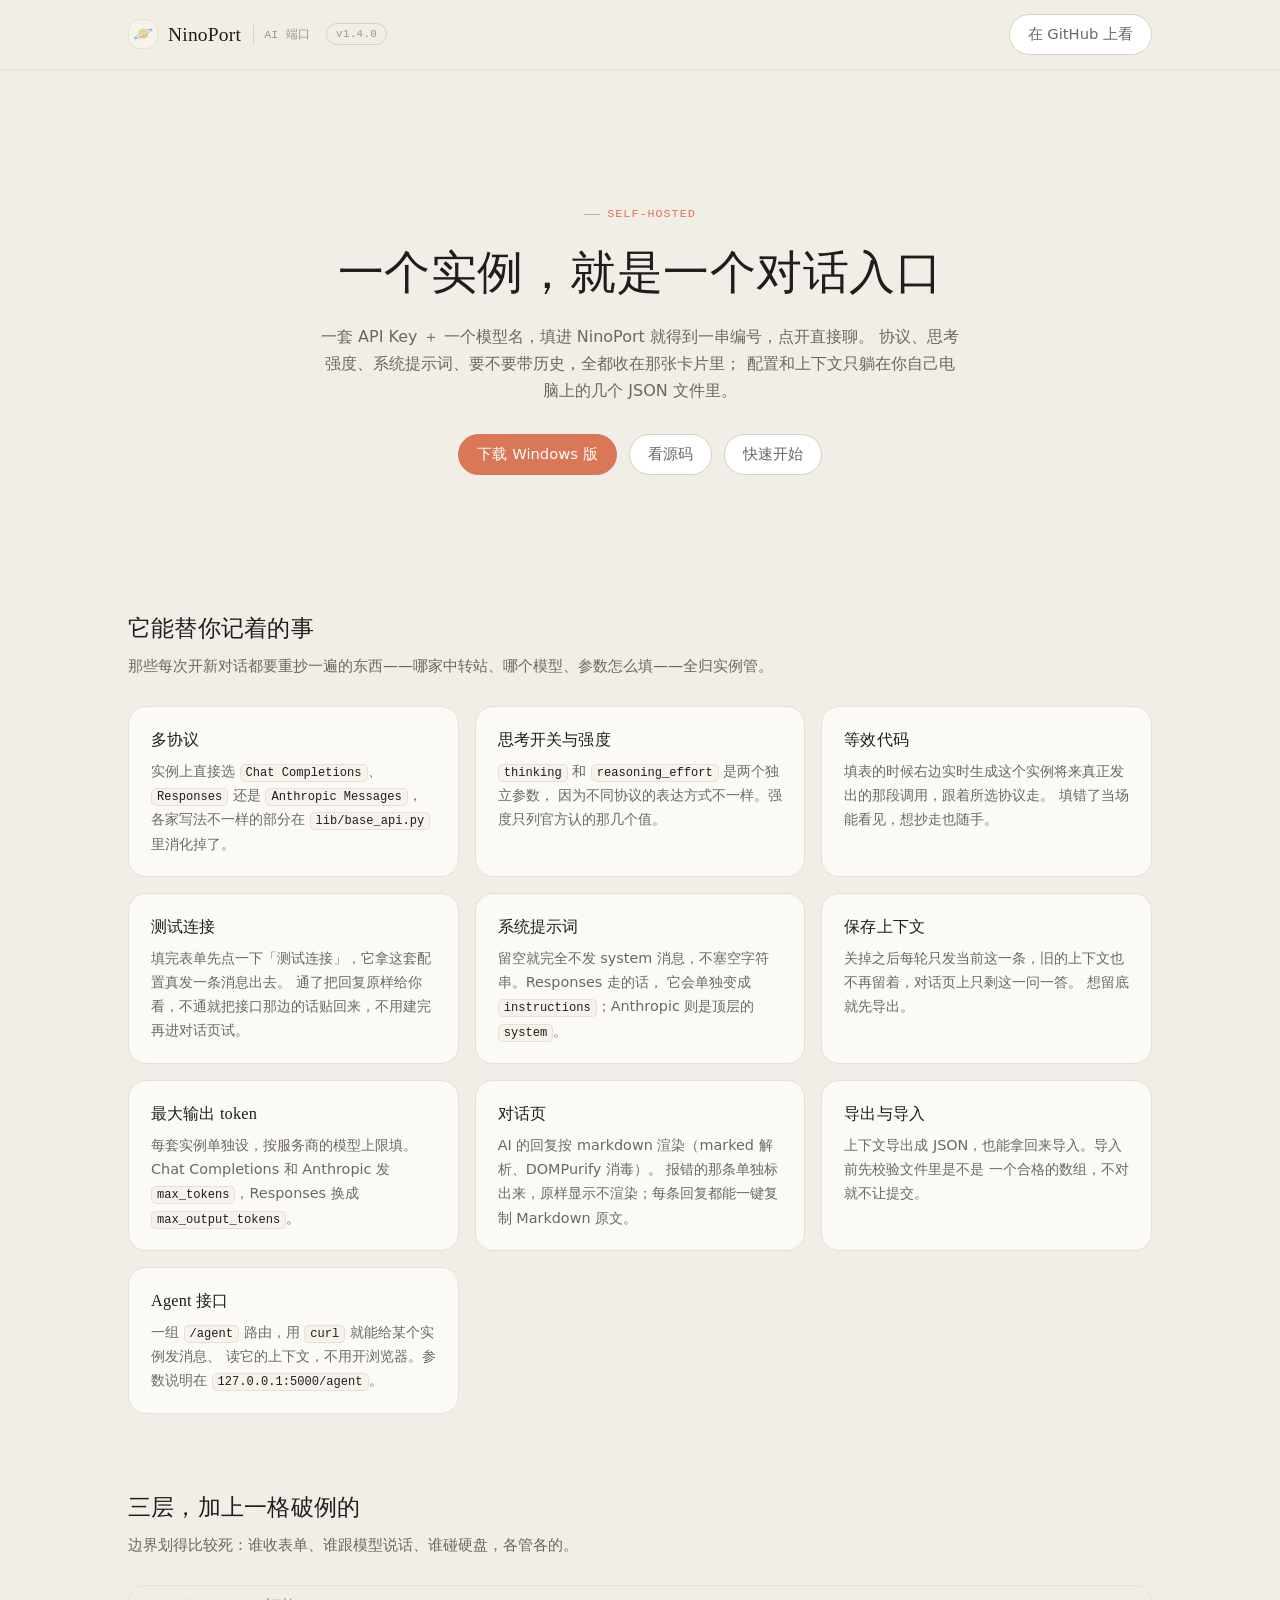
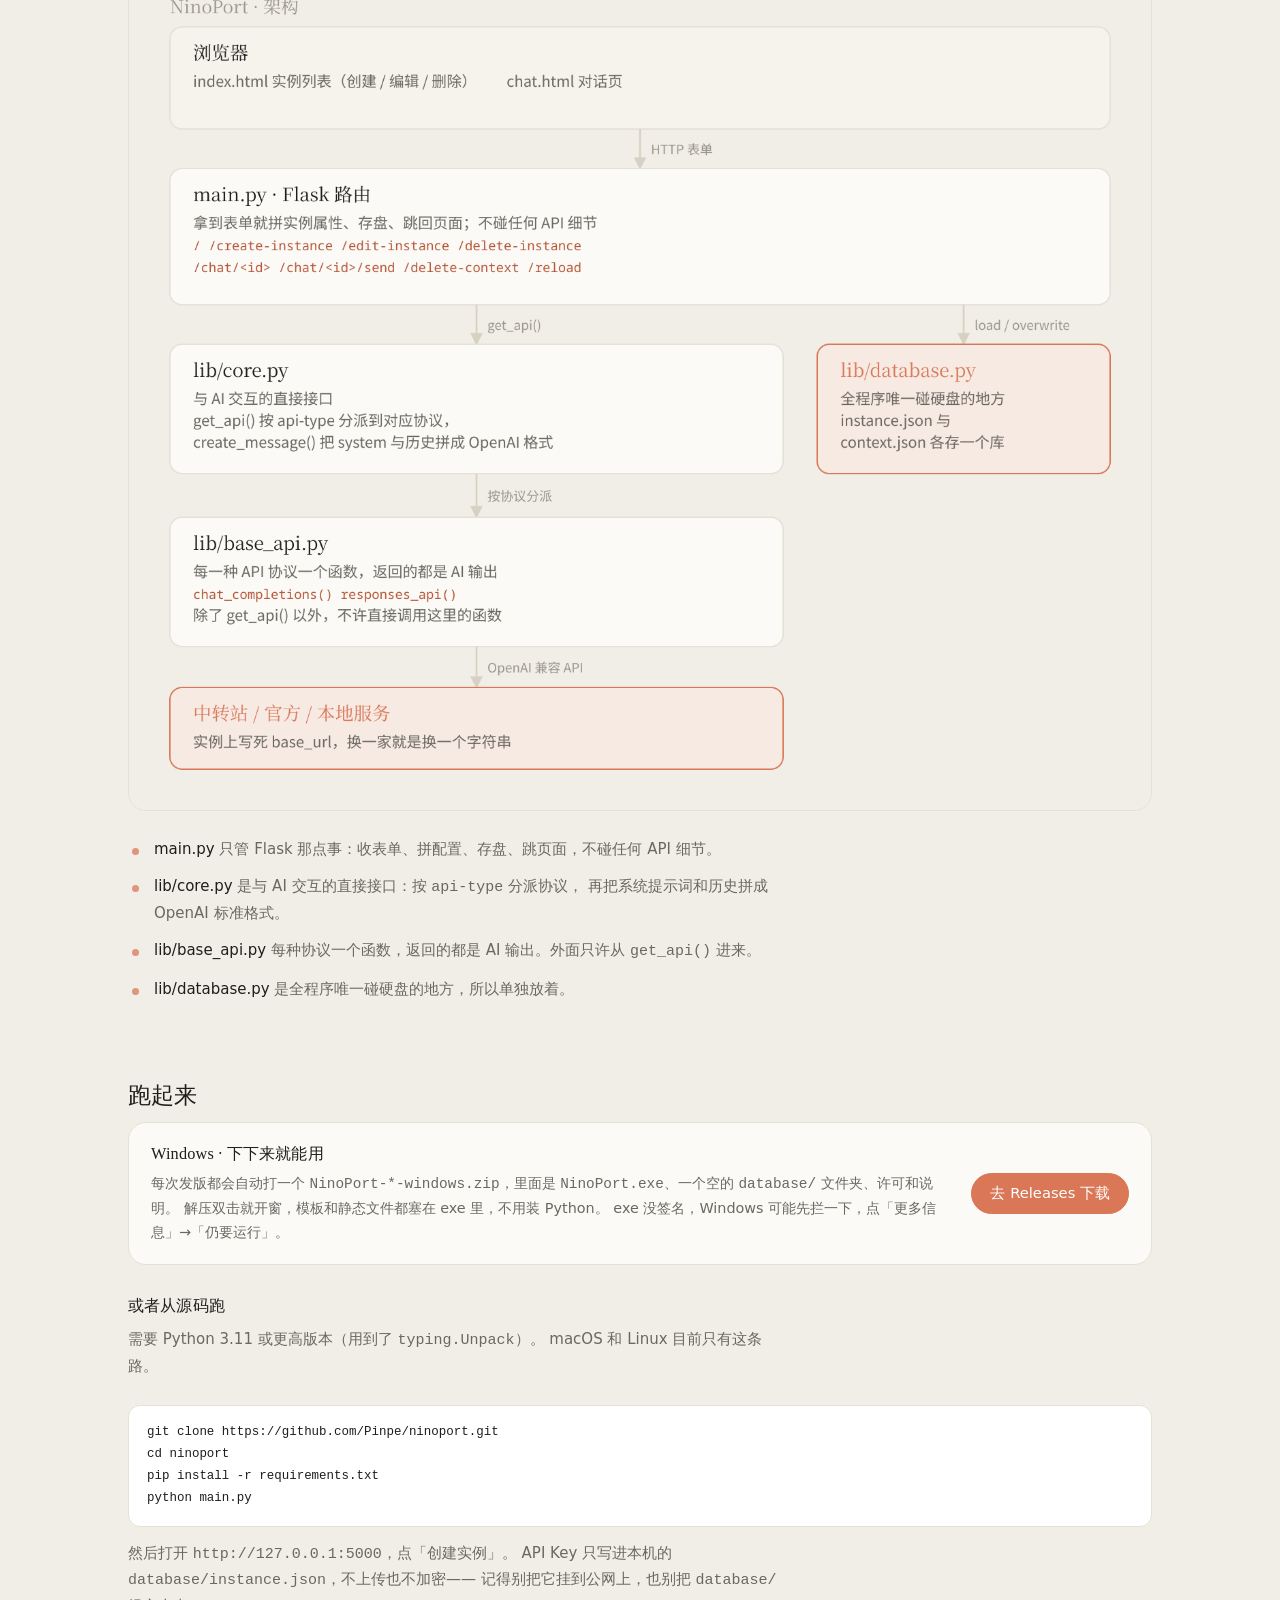
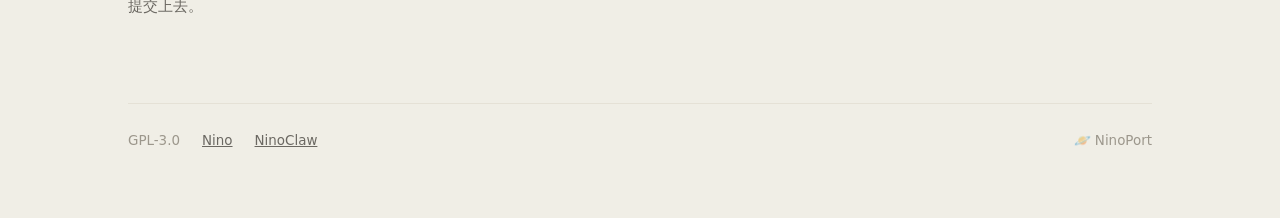
<file: index.html>
<!DOCTYPE html>
<html lang="zh-CN">
<head>
    <meta charset="UTF-8">
    <meta name="viewport" content="width=device-width, initial-scale=1">
    <title>NinoPort 🪐 · AI 端口</title>
    <meta name="description"
          content="NinoPort 是一个跑在自己电脑上的小面板，一个实例就是一套 API Key 加一个模型，点开就能聊。">

    <!-- 图标＝🪐，由 Noto Color Emoji 渲成 PNG 放在 static/ 里 -->
    <link rel="icon" type="image/png" sizes="32x32" href="static/favicon-32.png">
    <link rel="icon" type="image/png" sizes="64x64" href="static/favicon-64.png">
    <link rel="apple-touch-icon" href="static/apple-touch-icon.png">

    <!-- 跟程序前端共用同一张样式表：配色、字体、按钮、代码块全从它来，
         下面那段 <style> 只补官网自己的几块（首屏、功能卡、分成小节） -->
    <link rel="stylesheet" href="static/style.css">

    <style>
        /* ── 官网专用 ──────────────────────────────────────────────────────── */
        a.btn { text-decoration: none; }

        .site-hero {
            text-align: center;
            padding: 76px 0 60px;
        }

        .site-hero .page-eyebrow { margin-bottom: 18px; }

        .site-hero h1 {
            font-size: clamp(1.85rem, 4.2vw, 2.9rem);
            margin: 0 auto 18px;
            max-width: 17em;
        }

        .site-hero .hero-desc {
            margin: 0 auto;
            max-width: 40em;
            color: var(--text-2);
            font-size: 1rem;
        }

        .hero-actions {
            display: flex;
            flex-wrap: wrap;
            gap: 12px;
            justify-content: center;
            margin-top: 30px;
        }

        /* 一节一节往下走 */
        .sec { margin-top: 78px; }

        .sec > h2 {
            font-size: 1.45rem;
            margin-bottom: 10px;
        }

        .sec-lead {
            margin: 0 0 26px;
            max-width: 44em;
            color: var(--text-2);
        }

        /* 功能卡：跟实例卡一个血统——浅底、细描边、几乎不用阴影 */
        .feat-grid {
            display: grid;
            grid-template-columns: repeat(auto-fill, minmax(252px, 1fr));
            gap: 16px;
        }

        .feat-card {
            background: var(--surface);
            border: 1px solid var(--line);
            border-radius: var(--r-lg);
            padding: 22px 22px 20px;
        }

        .feat-card h3 {
            font-size: 1.02rem;
            margin-bottom: 8px;
        }

        .feat-card p {
            margin: 0;
            color: var(--text-2);
            font-size: .9rem;
            line-height: 1.68;
        }

        .feat-card code {
            font-family: var(--font-mono);
            font-size: .84em;
            background: var(--surface-2);
            border: 1px solid var(--line);
            border-radius: 5px;
            padding: 1px 5px;
            color: var(--text);
        }

        .shot {
            display: block;
            width: 100%;
            height: auto;
            border: 1px solid var(--line);
            border-radius: var(--r-lg);
            background: var(--surface-2);
        }

        .layers {
            list-style: none;
            margin: 0;
            padding: 0;
            max-width: 46em;
        }

        .layers li {
            position: relative;
            padding: 0 0 0 26px;
            margin-bottom: 12px;
            color: var(--text-2);
        }

        .layers li::before {
            content: "";
            position: absolute;
            left: 4px;
            top: .72em;
            width: 7px;
            height: 7px;
            border-radius: 50%;
            background: var(--clay);
            opacity: .75;
        }

        .layers b {
            color: var(--text);
            font-weight: 500;
        }

        /* 命令块：借程序的 .code-panel，只把留白调松一点 */
        .cmd { margin-bottom: 14px; }

        /* 下载条：左边写清包里有什么，右边一个按钮 */
        .get-box {
            display: flex;
            flex-wrap: wrap;
            gap: 16px 24px;
            align-items: center;
            background: var(--surface);
            border: 1px solid var(--line);
            border-radius: var(--r-lg);
            padding: 20px 22px;
            margin-bottom: 30px;
        }

        .get-box-text { flex: 1; min-width: 15em; }
        .get-box-text h3 { font-size: 1.02rem; margin-bottom: 6px; }
        .get-box-text p { margin: 0; color: var(--text-2); font-size: .9rem; line-height: 1.68; }

        .sub-h {
            font-size: 1.02rem;
            margin: 0 0 10px;
        }

        .site-foot {
            margin-top: 84px;
            padding-top: 26px;
            border-top: 1px solid var(--line);
            display: flex;
            flex-wrap: wrap;
            gap: 10px 22px;
            align-items: center;
            color: var(--text-3);
            font-size: .84rem;
        }

        .site-foot a { color: var(--text-2); }
        .site-foot .spacer { flex: 1; }

        @media (max-width: 640px) {
            .site-hero { padding: 48px 0 40px; }
            .sec { margin-top: 56px; }
        }
    </style>
</head>
<body>

<header class="topbar">
    <div class="topbar-inner">
        <a class="brand" href="./">
            <span class="brand-logo" aria-hidden="true">🪐</span>
            <span class="brand-name">NinoPort</span>
            <span class="brand-tail">AI 端口</span>
        </a>
        <span class="brand-version">v1.4.0</span>
        <div class="topbar-spacer"></div>
        <a class="btn btn-ghost" href="https://github.com/Pinpe/ninoport">
            在 GitHub 上看
        </a>
    </div>
</header>

<main class="page">

    <!-- ── 首屏 ──────────────────────────────────────────────────────────── -->
    <section class="site-hero">
        <span class="page-eyebrow">Self-hosted</span>
        <h1>一个实例，就是一个对话入口</h1>
        <p class="hero-desc">
            一套 API Key ＋ 一个模型名，填进 NinoPort 就得到一串编号，点开直接聊。
            协议、思考强度、系统提示词、要不要带历史，全都收在那张卡片里；
            配置和上下文只躺在你自己电脑上的几个 JSON 文件里。
        </p>
        <div class="hero-actions">
            <a class="btn btn-primary" href="https://github.com/Pinpe/ninoport/releases/latest">
                下载 Windows 版
            </a>
            <a class="btn btn-ghost" href="https://github.com/Pinpe/ninoport">看源码</a>
            <a class="btn btn-ghost" href="#start">快速开始</a>
        </div>
    </section>

    <!-- ── 功能 ──────────────────────────────────────────────────────────── -->
    <section class="sec">
        <h2>它能替你记着的事</h2>
        <p class="sec-lead">
            那些每次开新对话都要重抄一遍的东西——哪家中转站、哪个模型、参数怎么填——全归实例管。
        </p>

        <div class="feat-grid">
            <div class="feat-card">
                <h3>多协议</h3>
                <p>实例上直接选 <code>Chat Completions</code>、<code>Responses</code>
                   还是 <code>Anthropic Messages</code>，各家写法不一样的部分在
                   <code>lib/base_api.py</code> 里消化掉了。</p>
            </div>
            <div class="feat-card">
                <h3>思考开关与强度</h3>
                <p><code>thinking</code> 和 <code>reasoning_effort</code> 是两个独立参数，
                   因为不同协议的表达方式不一样。强度只列官方认的那几个值。</p>
            </div>
            <div class="feat-card">
                <h3>等效代码</h3>
                <p>填表的时候右边实时生成这个实例将来真正发出的那段调用，跟着所选协议走。
                   填错了当场能看见，想抄走也随手。</p>
            </div>
            <div class="feat-card">
                <h3>测试连接</h3>
                <p>填完表单先点一下「测试连接」，它拿这套配置真发一条消息出去。
                   通了把回复原样给你看，不通就把接口那边的话贴回来，不用建完再进对话页试。</p>
            </div>
            <div class="feat-card">
                <h3>系统提示词</h3>
                <p>留空就完全不发 system 消息，不塞空字符串。Responses 走的话，
                   它会单独变成 <code>instructions</code>；Anthropic 则是顶层的
                   <code>system</code>。</p>
            </div>
            <div class="feat-card">
                <h3>保存上下文</h3>
                <p>关掉之后每轮只发当前这一条，旧的上下文也不再留着，对话页上只剩这一问一答。
                   想留底就先导出。</p>
            </div>
            <div class="feat-card">
                <h3>最大输出 token</h3>
                <p>每套实例单独设，按服务商的模型上限填。Chat Completions 和
                   Anthropic 发 <code>max_tokens</code>，Responses 换成
                   <code>max_output_tokens</code>。</p>
            </div>
            <div class="feat-card">
                <h3>对话页</h3>
                <p>AI 的回复按 markdown 渲染（marked 解析、DOMPurify 消毒）。
                   报错的那条单独标出来，原样显示不渲染；每条回复都能一键复制
                   Markdown 原文。</p>
            </div>
            <div class="feat-card">
                <h3>导出与导入</h3>
                <p>上下文导出成 JSON，也能拿回来导入。导入前先校验文件里是不是
                   一个合格的数组，不对就不让提交。</p>
            </div>
            <div class="feat-card">
                <h3>Agent 接口</h3>
                <p>一组 <code>/agent</code> 路由，用 <code>curl</code> 就能给某个实例发消息、
                   读它的上下文，不用开浏览器。参数说明在
                   <code>127.0.0.1:5000/agent</code>。</p>
            </div>
        </div>
    </section>

    <!-- ── 架构 ──────────────────────────────────────────────────────────── -->
    <section class="sec">
        <h2>三层，加上一格破例的</h2>
        <p class="sec-lead">
            边界划得比较死：谁收表单、谁跟模型说话、谁碰硬盘，各管各的。
        </p>

        <img class="shot" src="readme-src/architecture.png"
             alt="NinoPort 架构图：浏览器 → main.py 路由 → lib/core.py → lib/base_api.py → 外部 API；lib/database.py 单独管磁盘">

        <ul class="layers" style="margin-top:26px">
            <li><b>main.py</b> 只管 Flask 那点事：收表单、拼配置、存盘、跳页面，不碰任何 API 细节。</li>
            <li><b>lib/core.py</b> 是与 AI 交互的直接接口：按 <code>api-type</code> 分派协议，
                再把系统提示词和历史拼成 OpenAI 标准格式。</li>
            <li><b>lib/base_api.py</b> 每种协议一个函数，返回的都是 AI 输出。外面只许从
                <code>get_api()</code> 进来。</li>
            <li><b>lib/database.py</b> 是全程序唯一碰硬盘的地方，所以单独放着。</li>
        </ul>
    </section>

    <!-- ── 快速开始 ──────────────────────────────────────────────────────── -->
    <section class="sec" id="start">
        <h2>跑起来</h2>

        <div class="get-box">
            <div class="get-box-text">
                <h3>Windows · 下下来就能用</h3>
                <p>每次发版都会自动打一个 <code>NinoPort-*-windows.zip</code>，里面是
                   <code>NinoPort.exe</code>、一个空的 <code>database/</code> 文件夹、许可和说明。
                   解压双击就开窗，模板和静态文件都塞在 exe 里，不用装 Python。
                   exe 没签名，Windows 可能先拦一下，点「更多信息」→「仍要运行」。</p>
            </div>
            <a class="btn btn-primary" href="https://github.com/Pinpe/ninoport/releases/latest">
                去 Releases 下载
            </a>
        </div>

        <h3 class="sub-h">或者从源码跑</h3>
        <p class="sec-lead">
            需要 Python 3.11 或更高版本（用到了 <code>typing.Unpack</code>）。
            macOS 和 Linux 目前只有这条路。
        </p>

        <pre class="code-panel cmd">git clone https://github.com/Pinpe/ninoport.git
cd ninoport
pip install -r requirements.txt
python main.py</pre>

        <p class="sec-lead">
            然后打开 <code>http://127.0.0.1:5000</code>，点「创建实例」。
            API Key 只写进本机的 <code>database/instance.json</code>，不上传也不加密——
            记得别把它挂到公网上，也别把 <code>database/</code> 提交上去。
        </p>
    </section>

    <footer class="site-foot">
        <span>GPL-3.0</span>
        <a href="https://github.com/Pinpe/nino-ai-chat">Nino</a>
        <a href="https://github.com/Pinpe/ninoclaw">NinoClaw</a>
        <span class="spacer"></span>
        <span>🪐 NinoPort</span>
    </footer>

</main>

</body>
</html>
</file>
<file: static/style.css>
/* ============================================================================
   NinoPort · 前端样式表
   浅色人文风 —— 参考 Anthropic 的设计语言：米白纸感底色、衬线标题、
   克制的陶土色点缀、细描边、几乎不用阴影。
   列表页（index.html）与聊天页（chat.html）共用这一张表。
   ========================================================================== */

/* ── 设计变量 ─────────────────────────────────────────────────────────────── */
:root {
    /* 纸与墨 */
    --bg:          #F0EEE6;   /* 页面底色，暖米白 */
    --bg-rgb:      240, 238, 230;  /* 同一张纸的 RGB，给顶栏那种半透明毛玻璃用 */
    --surface:     #FBFAF7;   /* 卡片 / 弹窗面板 */
    --surface-2:   #F5F3EC;   /* 次级面板、代码块底 */
    --surface-3:   #FFFFFF;   /* 气泡、输入框 */

    --text:        #1F1E1D;
    --text-2:      #6B6862;
    --text-3:      #9C978C;

    --line:        #E5E1D6;
    --line-2:      #D6D1C2;

    /* 陶土色（accent） */
    --clay:        #D97757;
    --clay-deep:   #B65636;
    --clay-soft:   #F7EAE3;
    --clay-line:   #EFD6CA;

    --danger:      #B4432F;
    --danger-soft: #FBECE7;
    --danger-line: #F0D2C8;

    /* 代码染色 */
    --code-kw:     #B0552E;
    --code-str:    #587A55;
    --code-key:    #3E6E8E;
    --code-num:    #8A6A3B;
    --code-com:    #A29D92;

    /* 落在陶土色／危险色实心底上的字，深色模式下会翻过来 */
    --on-accent:   #FFFFFF;
    --danger-deep: #9C3826;
    --ok:          #4E7040;

    /* 表单控件和滚动条跟着主题走（Chrome 认这个） */
    color-scheme: light;

    /* 形状 */
    --r-sm: 8px;
    --r-md: 12px;
    --r-lg: 18px;
    --r-xl: 24px;
    --r-pill: 999px;

    --shadow-sm: 0 1px 2px rgba(31, 30, 29, .05);
    --shadow-md: 0 6px 24px rgba(31, 30, 29, .09);
    --shadow-lg: 0 24px 70px rgba(31, 30, 29, .18);

    --ease: cubic-bezier(.4, 0, .2, 1);
    --dur: .18s;

    /* 字体：全部本地字体簇，不走 CDN */
    /* 标题＝宋体：思源宋体（Noto Serif CJK SC）本机已装，浏览器标准 serif
       栈在这台机器上也是指到它；后面几个是别的机器上的同族宋体备胎 */
    --font-serif: 'Noto Serif CJK SC', 'Source Han Serif SC', 'Songti SC',
                  'SimSun', 'Times New Roman', serif;
    --font-sans:  'Noto Sans CJK SC', 'Noto Sans SC', -apple-system,
                  BlinkMacSystemFont, 'Segoe UI', 'PingFang SC',
                  'Microsoft YaHei', system-ui, sans-serif;
    --font-mono:  'JetBrainsMonoNL Nerd Font', 'JetBrains Mono', 'Noto Sans Mono',
                  ui-monospace, 'SF Mono', Menlo, Consolas, monospace;
}

/* ── 深色 ───────────────────────────────────────────────────────────────────
   不是把颜色反过来，是把纸换成夜里那张：底色偏暖褐而不是纯黑，不然
   米白的字会发飘；陶土色提亮一档，在暗底上还看得出来；压在陶土色上的
   字（按钮、你自己的气泡）改成深色，浅底浅字是看不清的。

   ⚠️ 只覆盖变量，别在这儿重写具体组件 —— 组件全都吃 var()，
   覆盖变量才是唯一一份真相。 */
[data-theme="dark"] {
    color-scheme: dark;

    --bg:          #1B1917;
    --bg-rgb:      27, 25, 23;
    --surface:     #242220;
    --surface-2:   #2B2926;
    --surface-3:   #33302C;

    --text:        #EAE6DC;
    --text-2:      #A9A398;
    --text-3:      #7A746A;

    --line:        #383530;
    --line-2:      #4A453E;

    --clay:        #E08A69;
    --clay-deep:   #EE9E81;
    --clay-soft:   #372A24;
    --clay-line:   #52382E;

    --danger:      #E5846C;
    --danger-deep: #F09C86;
    --danger-soft: #3A2520;
    --danger-line: #55332B;

    --ok:          #8FBE7C;

    --code-kw:     #E0926E;
    --code-str:    #9CBE8F;
    --code-key:    #8FB4DA;
    --code-num:    #DDB778;
    --code-com:    #7B756B;

    /* 陶土色底上的字：暗底配深字才读得清 */
    --on-accent:   #201D1A;

    --shadow-sm: 0 1px 2px rgba(0, 0, 0, .38);
    --shadow-md: 0 6px 24px rgba(0, 0, 0, .48);
    --shadow-lg: 0 24px 70px rgba(0, 0, 0, .62);
}

/* ── 基础 ─────────────────────────────────────────────────────────────────── */
*,
*::before,
*::after { box-sizing: border-box; }

html { -webkit-text-size-adjust: 100%; }

body {
    margin: 0;
    background: var(--bg);
    color: var(--text);
    font-family: var(--font-sans);
    font-size: 15px;
    line-height: 1.7;
    -webkit-font-smoothing: antialiased;
    -moz-osx-font-smoothing: grayscale;
}

h1, h2, h3 {
    margin: 0;
    font-family: var(--font-serif);
    /* 思源宋体 400/500/600/700 全档都在，500＝Medium 是标题最稳的一档；
       再往上加粗，中文和西文一起发胖（实测比过 400/500/600/700） */
    font-weight: 500;
    line-height: 1.35;
    letter-spacing: .01em;
}

p { margin: 0; }

a { color: inherit; }

svg { display: block; }

::selection { background: var(--clay-soft); color: var(--clay-deep); }

:focus-visible {
    outline: 2px solid var(--clay);
    outline-offset: 2px;
    border-radius: 4px;
}

/* 细滚动条 */
* { scrollbar-width: thin; scrollbar-color: var(--line-2) transparent; }
*::-webkit-scrollbar { width: 10px; height: 10px; }
*::-webkit-scrollbar-thumb {
    background: var(--line-2);
    border: 3px solid transparent;
    border-radius: var(--r-pill);
    background-clip: content-box;
}
*::-webkit-scrollbar-thumb:hover { background: var(--text-3); background-clip: content-box; }

/* ── 顶栏 ─────────────────────────────────────────────────────────────────── */
.topbar {
    position: sticky;
    top: 0;
    z-index: 30;
    background: rgba(var(--bg-rgb), .82);
    backdrop-filter: saturate(140%) blur(12px);
    -webkit-backdrop-filter: saturate(140%) blur(12px);
    border-bottom: 1px solid var(--line);
}

.topbar-inner {
    max-width: 1080px;
    margin: 0 auto;
    padding: 14px 28px;
    display: flex;
    align-items: center;
    gap: 16px;
}

.brand {
    display: inline-flex;
    align-items: center;
    gap: 10px;
    text-decoration: none;
    color: var(--text);
}

/* 站点标记：🪐 坐在一个浅色小方格里 */
.brand-logo {
    flex: none;
    display: inline-flex;
    align-items: center;
    justify-content: center;
    width: 30px;
    height: 30px;
    border: 1px solid var(--line);
    border-radius: var(--r-md);
    background: var(--surface-2);
    font-size: 1.02rem;
    line-height: 1;
}

.brand-name {
    font-family: var(--font-serif);
    font-size: 1.22rem;
    font-weight: 500;
    letter-spacing: .01em;
}

.brand-tail {
    font-family: var(--font-mono);
    font-size: .72rem;
    color: var(--text-3);
    letter-spacing: .02em;
    padding-left: 10px;
    margin-left: 2px;
    border-left: 1px solid var(--line-2);
}

.brand-version {
    flex: none;
    font-family: var(--font-mono);
    font-size: .68rem;
    line-height: 1.5;
    letter-spacing: .03em;
    color: var(--text-3);
    padding: 2px 9px;
    border: 1px solid var(--line-2);
    border-radius: var(--r-pill);
}

.topbar-spacer { flex: 1; }

/* ── 按钮 ─────────────────────────────────────────────────────────────────── */
.btn {
    display: inline-flex;
    align-items: center;
    justify-content: center;
    gap: 8px;
    padding: 9px 18px;
    border: 1px solid transparent;
    border-radius: var(--r-pill);
    background: transparent;
    color: var(--text);
    font-family: inherit;
    font-size: .92rem;
    font-weight: 500;
    line-height: 1.4;
    text-decoration: none;
    cursor: pointer;
    white-space: nowrap;
    transition: background var(--dur) var(--ease), border-color var(--dur) var(--ease),
                color var(--dur) var(--ease), transform var(--dur) var(--ease);
}

.btn:active { transform: translateY(1px); }

.btn-primary {
    background: var(--clay);
    color: var(--on-accent);
    border-color: var(--clay);
}
.btn-primary:hover { background: var(--clay-deep); border-color: var(--clay-deep); }

.btn-ghost {
    border-color: var(--line-2);
    color: var(--text-2);
    background: var(--surface-3);
}
.btn-ghost:hover { border-color: var(--text-3); color: var(--text); }

.btn-danger {
    background: var(--danger);
    border-color: var(--danger);
    color: var(--on-accent);
}
.btn-danger:hover { background: var(--danger-deep); border-color: var(--danger-deep); }
.btn-danger:focus-visible { outline-color: var(--danger); }

/* 禁用：得让人一眼看出点不动 —— 导入文件格式不对时，「导入」会落在这里 */
.btn:disabled,
.btn:disabled:hover,
.btn:disabled:active {
    opacity: .42;
    cursor: not-allowed;
    transform: none;
}

.btn-primary:disabled,
.btn-primary:disabled:hover {
    background: var(--clay);
    border-color: var(--clay);
}

.btn-danger:disabled,
.btn-danger:disabled:hover {
    background: var(--danger);
    border-color: var(--danger);
}

.btn svg { width: 16px; height: 16px; flex: none; }

.icon-btn {
    display: inline-flex;
    align-items: center;
    justify-content: center;
    width: 34px;
    height: 34px;
    padding: 0;
    border: 1px solid transparent;
    border-radius: var(--r-md);
    background: transparent;
    color: var(--text-3);
    cursor: pointer;
    transition: background var(--dur) var(--ease), color var(--dur) var(--ease),
                border-color var(--dur) var(--ease), transform var(--dur) var(--ease);
}
.icon-btn:active { transform: scale(.92); }
.icon-btn svg { width: 17px; height: 17px; }
.icon-btn:hover { background: var(--surface-2); color: var(--text); }

/* 主题开关：浅色时露月亮（点一下变暗），深色时露太阳。
   两个图标都摆在按钮里，靠主题属性决定显哪个，不用 JS 换图标 */
.js-theme .icon-sun { display: none; }
[data-theme="dark"] .js-theme .icon-sun  { display: block; }
[data-theme="dark"] .js-theme .icon-moon { display: none; }
.icon-btn.danger:hover {
    background: var(--danger-soft);
    color: var(--danger);
    border-color: var(--danger-line);
}

/* ── 页面骨架 ─────────────────────────────────────────────────────────────── */
.page {
    max-width: 1080px;
    margin: 0 auto;
    padding: 52px 28px 72px;
}

.page-head {
    margin-bottom: 30px;
    max-width: 640px;
}

.page-eyebrow {
    display: inline-flex;
    align-items: center;
    gap: 7px;
    font-family: var(--font-mono);
    font-size: .74rem;
    letter-spacing: .08em;
    text-transform: uppercase;
    color: var(--clay);
    margin-bottom: 12px;
}
.page-eyebrow::before {
    content: '';
    width: 16px;
    height: 1px;
    background: currentColor;
    opacity: .6;
}

.page-title {
    font-size: 2rem;
    margin-bottom: 10px;
}

.page-desc {
    color: var(--text-2);
    font-size: .95rem;
}

.page-desc code {
    font-family: var(--font-mono);
    font-size: .86em;
    background: var(--surface-2);
    border: 1px solid var(--line);
    border-radius: 5px;
    padding: 1px 5px;
    color: var(--text);
}

/* ── 实例列表 ─────────────────────────────────────────────────────────────── */
.instance-grid {
    display: grid;
    grid-template-columns: repeat(auto-fill, minmax(272px, 1fr));
    gap: 16px;
}

.instance-card {
    position: relative;
    display: flex;
    flex-direction: column;
    gap: 10px;
    padding: 20px 20px 18px;
    background: var(--surface);
    border: 1px solid var(--line);
    border-radius: var(--r-lg);
    box-shadow: var(--shadow-sm);
    transition: border-color var(--dur) var(--ease), transform var(--dur) var(--ease),
                box-shadow var(--dur) var(--ease), background var(--dur) var(--ease);
}

.instance-card:hover {
    border-color: var(--clay-line);
    background: var(--surface-3);
    transform: translateY(-2px);
    box-shadow: var(--shadow-md);
}

/* 按下时压回去一点 —— 点的是铺满整卡的 .card-link，:active 会沿激活链
   冒到卡片本身；写在 :hover 后面，同权重时这一条胜出 */
.instance-card:active {
    transform: translateY(0) scale(.988);
    border-color: var(--line-2);
    box-shadow: var(--shadow-sm);
}

/* 整卡可点：铺一层透明链接，删除按钮压在上面 */
.card-link {
    position: absolute;
    inset: 0;
    border-radius: inherit;
    z-index: 1;
}

.card-link:focus-visible { outline-offset: 3px; }

.card-head {
    position: relative;
    z-index: 2;
    display: flex;
    align-items: flex-start;
    justify-content: space-between;
    gap: 10px;
    pointer-events: none; /* 默认穿透给 card-link */
}

.card-head .icon-btn { pointer-events: auto; }

/* 卡片右上角那组按钮（编辑 / 管理上下文 / 删除） */
.card-actions {
    display: flex;
    align-items: center;
    gap: 1px;
    flex: none;
}

/* 真身是 file input，只是藏起来给导入按钮按。别用 display:none 以外
   的花招，藏得太狠某些浏览器就点不开了 */
.card-file {
    position: absolute;
    width: 1px;
    height: 1px;
    opacity: 0;
    pointer-events: none;
}

.card-model {
    font-family: var(--font-serif);
    font-size: 1.16rem;
    font-weight: 500;
    line-height: 1.4;
    overflow-wrap: anywhere;
}

.card-id {
    font-family: var(--font-mono);
    font-size: .76rem;
    color: var(--text-3);
    letter-spacing: .04em;
}

.card-foot {
    position: relative;
    z-index: 2;
    pointer-events: none;
    margin-top: 4px;
    padding-top: 12px;
    border-top: 1px solid var(--line);
    font-size: .82rem;
    color: var(--clay);
    display: flex;
    align-items: center;
    gap: 6px;
}

.card-foot svg { width: 14px; height: 14px; }

/* ── 空状态 ───────────────────────────────────────────────────────────────── */
.empty {
    display: flex;
    flex-direction: column;
    align-items: center;
    text-align: center;
    gap: 6px;
    padding: 64px 24px;
    background: var(--surface);
    border: 1px dashed var(--line-2);
    border-radius: var(--r-lg);
}

.empty-mark {
    width: 44px;
    height: 44px;
    color: var(--line-2);
    margin-bottom: 8px;
}

.empty-title {
    font-family: var(--font-serif);
    font-size: 1.1rem;
    font-weight: 500;
}

.empty-desc {
    color: var(--text-2);
    font-size: .9rem;
    max-width: 380px;
    margin-bottom: 14px;
}

/* ── 弹窗 ─────────────────────────────────────────────────────────────────── */
.modal-mask {
    position: fixed;
    inset: 0;
    z-index: 100;
    display: none;
    align-items: center;
    justify-content: center;
    padding: 24px;
    background: rgba(31, 30, 29, .38);
    backdrop-filter: blur(3px);
    -webkit-backdrop-filter: blur(3px);
}

.modal-mask.is-open {
    display: flex;
    animation: mask-in .16s var(--ease);
}

@keyframes mask-in { from { opacity: 0; } to { opacity: 1; } }

.modal-panel {
    display: flex;
    flex-direction: column;
    width: 100%;
    max-height: calc(100vh - 48px);
    max-height: calc(100dvh - 48px);
    background: var(--surface);
    border: 1px solid var(--line);
    border-radius: var(--r-xl);
    box-shadow: var(--shadow-lg);
    overflow: hidden;
    animation: panel-in .2s var(--ease);
}

@keyframes panel-in {
    from { opacity: 0; transform: translateY(10px) scale(.985); }
    to   { opacity: 1; transform: none; }
}

.modal-lg { max-width: 1040px; }
.modal-sm { max-width: 420px; }
.modal-ctx { max-width: 468px; }

.modal-head {
    display: flex;
    align-items: flex-start;
    gap: 16px;
    padding: 22px 24px 18px;
    border-bottom: 1px solid var(--line);
}

.modal-head-text { flex: 1; min-width: 0; }

.modal-title {
    font-family: var(--font-serif);
    font-size: 1.24rem;
    font-weight: 500;
}

.modal-sub {
    color: var(--text-2);
    font-size: .86rem;
    margin-top: 3px;
}

.modal-close {
    flex: none;
    margin: -4px -6px 0 0;
}

.modal-body {
    flex: 1;
    min-height: 0;
    overflow: hidden;
    /* 自己也当弹性列 ——— 见下面 .create-body 的注释 */
    display: flex;
    flex-direction: column;
}

.modal-foot {
    display: flex;
    align-items: center;
    gap: 10px;
    padding: 16px 24px;
    border-top: 1px solid var(--line);
    background: var(--surface);
}

/* ── 测试连接 · 结果弹窗 ──────────────────────────────────────────────────── */
.ping-body {
    margin: 0;
    font-family: var(--font-mono);
    font-size: .84rem;
    line-height: 1.6;
    color: var(--text);
    white-space: pre-wrap;      /* 模型回的长段落要能折行，别撑出一行到底 */
    word-break: break-word;
}

/* 副标题临时借用成功／失败两种颜色，成功沿用页面那点草绿 */
.modal-sub.is-ok  { color: var(--ok); }
.modal-sub.is-err { color: var(--danger); }

.modal-foot .spacer { flex: 1; }

.modal-foot-note {
    font-size: .8rem;
    color: var(--text-3);
}

/* 纵向滚动的小弹窗 */
.modal-scroll { overflow-y: auto; padding: 22px 24px; }

/* ── 管理上下文：三枚动作条 ──────────────────────────────────────────────── */
.ctx-list {
    display: flex;
    flex-direction: column;
    gap: 10px;
}

.ctx-action {
    display: flex;
    align-items: center;
    gap: 14px;
    width: 100%;
    padding: 13px 14px;
    font: inherit;
    color: inherit;
    text-align: left;
    background: var(--surface-2);
    border: 1px solid var(--line);
    border-radius: var(--r-md);
    cursor: pointer;
    transition: background var(--dur) var(--ease), border-color var(--dur) var(--ease),
                transform var(--dur) var(--ease), box-shadow var(--dur) var(--ease);
}

.ctx-action:hover {
    background: var(--surface-3);
    border-color: var(--clay-line);
    transform: translateY(-1px);
    box-shadow: var(--shadow-sm);
}

.ctx-action:active { transform: translateY(0); }

.ctx-icon {
    flex: none;
    display: grid;
    place-items: center;
    width: 42px;
    height: 42px;
    border-radius: var(--r-md);
    background: var(--clay-soft);
    border: 1px solid var(--clay-line);
    color: var(--clay-deep);
}

.ctx-icon svg { width: 19px; height: 19px; }

.ctx-text {
    flex: 1;
    min-width: 0;
}

.ctx-title {
    display: block;
    font-size: .95rem;
    font-weight: 500;
    line-height: 1.45;
}

.ctx-desc {
    display: block;
    margin-top: 2px;
    font-size: .79rem;
    line-height: 1.5;
    color: var(--text-3);
}

.ctx-go {
    flex: none;
    width: 16px;
    height: 16px;
    color: var(--text-3);
    transition: transform var(--dur) var(--ease), color var(--dur) var(--ease);
}

.ctx-action:hover .ctx-go {
    transform: translateX(2px);
    color: var(--clay);
}

.ctx-action.is-danger .ctx-icon {
    background: var(--danger-soft);
    border-color: var(--danger-line);
    color: var(--danger);
}

.ctx-action.is-danger:hover { border-color: var(--danger-line); }

.ctx-action.is-danger:hover .ctx-go { color: var(--danger); }

/* 两个隐藏表单：留着给导出 / 导入提交，别让它们占版面 */
.ctx-forms {
    position: absolute;
    width: 1px;
    height: 1px;
    overflow: hidden;
    clip-path: inset(50%);
}

/* ── 创建实例：大弹窗，左右两栏 ──────────────────────────────────────────── */
/* 两栏的高必须由外面「给」，不能由内容「顶」：
   之前写 height:100% —— 面板只有 max-height（高度不确定），
   .modal-body 又是 flex 项 → 百分比算不出来、退回 auto → 左栏被撑到 720px 高，
   比容器还高 265px，于是它自己不溢出、overflow-y 永远不生效，
   内容被 .modal-body 的 overflow:hidden 直接切掉（他说的「被截断」就是这个）。
   改成 flex 拿高度 + 行高 minmax(0,1fr)，两栏才真的 = 容器高，左栏才会滚。 */
.create-body {
    display: grid;
    grid-template-columns: minmax(0, 1fr) minmax(0, 1fr);
    grid-template-rows: minmax(0, 1fr);
    flex: 1;
    min-height: 0;
}

.create-pane {
    min-width: 0;
    min-height: 0;
    overflow-y: auto;
    overscroll-behavior: contain;   /* 滚到底别带着后面整页一起滚 */
    /* 窗口矮的时候这里是唯一提示「下面还有」，别用太浅的色 */
    scrollbar-color: var(--text-3) transparent;
    padding: 20px 24px 18px;
}

.create-pane + .create-pane {
    border-left: 1px solid var(--line);
    background: var(--surface-2);
}

.field { margin-bottom: 13px; }

.field-label {
    display: flex;
    align-items: baseline;
    gap: 8px;
    margin-bottom: 7px;
    font-size: .88rem;
    font-weight: 500;
}

.field-tag {
    font-family: var(--font-mono);
    font-size: .7rem;
    color: var(--text-3);
    letter-spacing: .02em;
}

.field-hint {
    margin-top: 4px;
    font-size: .78rem;
    line-height: 1.6;
    color: var(--text-3);
}

.input,
.textarea,
.select {
    width: 100%;
    padding: 10px 13px;
    background: var(--surface-3);
    border: 1px solid var(--line-2);
    border-radius: var(--r-md);
    color: var(--text);
    font-family: var(--font-mono);
    font-size: .87rem;
    line-height: 1.5;
    /* ⚠️ 别写成 background 整个过渡：.select 的小箭头是一张 background-image，
       过渡一开，聚焦时它就被当成一张图去插值，看着像从左往右飞回来 */
    transition: border-color var(--dur) var(--ease), box-shadow var(--dur) var(--ease),
                background-color var(--dur) var(--ease);
}

/* 系统提示词框：不给手动拖角（在会滚的左栏里拖着别扭），改成跟着内容
   自己长高，长到 240px 为止、再多就在框里滚。高度由 JS 设（见 index.html） */
.textarea {
    font-family: var(--font-sans);
    font-size: .9rem;
    line-height: 1.65;
    resize: none;
    min-height: 84px;
    max-height: 240px;
    overflow-y: auto;
}

.select {
    appearance: none;
    -webkit-appearance: none;
    padding-right: 36px;
    cursor: pointer;
    background-image: url("data:image/svg+xml,%3Csvg xmlns='http://www.w3.org/2000/svg' viewBox='0 0 24 24' fill='none' stroke='%236B6862' stroke-width='2' stroke-linecap='round'%3E%3Cpath d='m6 9 6 6 6-6'/%3E%3C/svg%3E");
    background-repeat: no-repeat;
    background-position: right 11px center;
    background-size: 15px;
}

/* 数字那格：别铺满一整行，看着像要填一整句话 */
.input-num {
    max-width: 180px;
    font-variant-numeric: tabular-nums;
}

.input::placeholder,
.textarea::placeholder { color: var(--text-3); font-family: var(--font-sans); }

.input:focus,
.textarea:focus,
.select:focus {
    outline: none;
    border-color: var(--clay);
    /* ⚠️ 这里必须写 background-color，不能写 background。简写会把
       background-image 一起清成 none，点下去那个小箭头就没了，
       失焦再回来的时候又整张图重放一遍 */
    background-color: var(--surface-3);
    box-shadow: 0 0 0 3px var(--clay-soft);
}

/* 开关式复选框 */
.switch-row {
    display: flex;
    align-items: flex-start;
    gap: 11px;
    padding: 11px 13px;
    background: var(--surface-3);
    border: 1px solid var(--line-2);
    border-radius: var(--r-md);
    cursor: pointer;
    transition: border-color var(--dur) var(--ease), background var(--dur) var(--ease);
}

.switch-row:hover { border-color: var(--text-3); }

.switch-row input[type="checkbox"] {
    appearance: none;
    -webkit-appearance: none;
    flex: none;
    width: 34px;
    height: 20px;
    margin: 1px 0 0;
    border-radius: var(--r-pill);
    background: var(--line-2);
    position: relative;
    cursor: pointer;
    transition: background var(--dur) var(--ease);
}

.switch-row input[type="checkbox"]::after {
    content: '';
    position: absolute;
    top: 2px;
    left: 2px;
    width: 16px;
    height: 16px;
    border-radius: 50%;
    background: #fff;
    box-shadow: var(--shadow-sm);
    transition: transform var(--dur) var(--ease);
}

.switch-row input[type="checkbox"]:checked { background: var(--clay); }
.switch-row input[type="checkbox"]:checked::after { transform: translateX(14px); }
.switch-row input[type="checkbox"]:focus-visible { outline: 2px solid var(--clay); outline-offset: 2px; }

.switch-text { display: block; min-width: 0; }
.switch-title { display: block; font-size: .88rem; font-weight: 500; line-height: 1.5; }
.switch-desc {
    display: block;
    font-size: .78rem;
    color: var(--text-3);
    line-height: 1.55;
    margin-top: 2px;
}

/* ── 右侧：等效 API 代码 ──────────────────────────────────────────────────── */
.code-head {
    display: flex;
    align-items: center;
    gap: 10px;
    margin-bottom: 12px;
}

.code-head-label {
    font-family: var(--font-mono);
    font-size: .74rem;
    letter-spacing: .08em;
    text-transform: uppercase;
    color: var(--text-3);
}

.code-head .spacer { flex: 1; }

.code-copy {
    font-family: var(--font-sans);
    font-size: .78rem;
    color: var(--text-2);
    background: var(--surface-3);
    border: 1px solid var(--line-2);
    border-radius: var(--r-pill);
    padding: 4px 12px;
    cursor: pointer;
    display: inline-flex;
    align-items: center;
    gap: 6px;
    transition: all var(--dur) var(--ease);
}
.code-copy svg { width: 13px; height: 13px; }
.code-copy:hover { border-color: var(--text-3); color: var(--text); }
.code-copy.is-done { color: var(--code-str); border-color: var(--code-str); }

.code-panel {
    margin: 0;
    padding: 16px 18px;
    background: var(--surface-3);
    border: 1px solid var(--line);
    border-radius: var(--r-md);
    font-family: var(--font-mono);
    font-size: .78rem;
    line-height: 1.75;
    color: var(--text);
    overflow-x: auto;
    white-space: pre;
    tab-size: 4;
    -moz-tab-size: 4;
}

.tok-kw  { color: var(--code-kw); }
.tok-str { color: var(--code-str); }
.tok-key { color: var(--code-key); }
.tok-num { color: var(--code-num); }
.tok-com { color: var(--code-com); font-style: italic; }

.code-note {
    margin-top: 12px;
    font-size: .78rem;
    line-height: 1.65;
    color: var(--text-3);
}

/* ── 删除确认：小弹窗 ─────────────────────────────────────────────────────── */
.confirm-text {
    font-size: .92rem;
    color: var(--text-2);
    line-height: 1.75;
}

.confirm-target {
    display: inline-block;
    font-family: var(--font-mono);
    font-size: .84rem;
    color: var(--text);
    background: var(--surface-2);
    border: 1px solid var(--line);
    border-radius: 5px;
    padding: 1px 6px;
    margin: 0 2px;
}

.confirm-warn { color: var(--danger); }

/* 导入：文件过了校验就在这儿报一声「共几条」，没过就把原因摆出来 */
.import-count {
    margin-top: 10px;
    font-family: var(--font-mono);
    font-size: .82rem;
    color: var(--text-3);
}

.confirm-text.is-error {
    margin-top: 10px;
    padding: 9px 12px;
    border-radius: var(--r-sm);
    background: var(--danger-soft);
    border: 1px solid var(--danger-line);
    color: var(--danger);
    font-size: .84rem;
    line-height: 1.6;
    overflow-wrap: anywhere;
}

/* ── 关于：大弹窗 ─────────────────────────────────────────────────────────── */
.modal-about { max-width: 820px; }

.about-hero {
    position: relative;
    display: flex;
    flex-direction: column;
    align-items: center;
    text-align: center;
    padding: 48px 40px 36px;
    border-bottom: 1px solid var(--line);
    background:
        radial-gradient(120% 150% at 50% -35%, var(--clay-soft) 0%, var(--surface) 64%);
}

.about-hero .modal-close {
    position: absolute;
    top: 16px;
    right: 16px;
    margin: 0;
}

.about-orb {
    display: grid;
    place-items: center;
    width: 66px;
    height: 66px;
    margin-bottom: 18px;
    font-size: 33px;
    line-height: 1;
    background: var(--surface);
    border: 1px solid var(--clay-line);
    border-radius: 21px;
    box-shadow: var(--shadow-sm);
}

.about-title {
    font-size: clamp(1.7rem, 3.4vw, 2.1rem);
    letter-spacing: .01em;
}

.about-tagline {
    margin-top: 8px;
    font-size: .92rem;
    color: var(--text-2);
}

.about-body {
    overflow-y: auto;
    padding: 30px 40px 28px;
}

.about-meta {
    display: grid;
    grid-template-columns: repeat(2, minmax(0, 1fr));
    gap: 1px;
    overflow: hidden;
    background: var(--line);
    border: 1px solid var(--line);
    border-radius: var(--r-md);
}

.about-meta-item {
    display: flex;
    flex-direction: column;
    gap: 2px;
    padding: 13px 18px;
    background: var(--surface);
}

.about-meta-label {
    font-family: var(--font-mono);
    font-size: .68rem;
    letter-spacing: .08em;
    color: var(--text-3);
}

.about-meta-value {
    font-size: .92rem;
    line-height: 1.5;
    overflow-wrap: anywhere;
}

.about-copy {
    margin-top: 24px;
    font-size: .92rem;
    line-height: 1.85;
    color: var(--text-2);
}

.about-copy p + p { margin-top: 10px; }

.about-copy code {
    font-family: var(--font-mono);
    font-size: .86em;
    background: var(--surface-2);
    border: 1px solid var(--line);
    border-radius: 5px;
    padding: 1px 5px;
    color: var(--text);
}

.about-caution { color: var(--text-3); font-size: .86rem; }

.about-ver {
    font-family: var(--font-mono);
    font-size: .72rem;
    font-weight: 400;
    color: var(--text-3);
    letter-spacing: .03em;
    padding: 2px 8px;
    border: 1px solid var(--line-2);
    border-radius: var(--r-pill);
    vertical-align: middle;
}

.about-links {
    display: flex;
    flex-wrap: wrap;
    gap: 8px;
    margin-top: 24px;
}

.about-link {
    font-size: .84rem;
    color: var(--clay-deep);
    text-decoration: none;
    padding: 6px 13px;
    border: 1px solid var(--clay-line);
    border-radius: var(--r-pill);
    background: var(--clay-soft);
    transition: background var(--dur) var(--ease), border-color var(--dur) var(--ease);
}

.about-link:hover {
    background: var(--surface-3);
    border-color: var(--clay);
}

/* ============================================================================
   聊天页
   ========================================================================== */
.chat-shell {
    display: flex;
    flex-direction: column;
    height: 100vh;
    height: 100dvh;
}

.chat-topbar {
    flex: none;
    display: flex;
    align-items: center;
    gap: 12px;
    padding: 12px 20px;
    background: rgba(var(--bg-rgb), .86);
    backdrop-filter: saturate(140%) blur(12px);
    -webkit-backdrop-filter: saturate(140%) blur(12px);
    border-bottom: 1px solid var(--line);
}

.chat-title { flex: 1; min-width: 0; }

.chat-id {
    font-family: var(--font-serif);
    font-size: 1.05rem;
    font-weight: 500;
}

.chat-sub {
    font-family: var(--font-mono);
    font-size: .74rem;
    color: var(--text-3);
    letter-spacing: .03em;
    margin-left: 8px;
}

.chat-scroll {
    flex: 1;
    min-height: 0;
    overflow-y: auto;
    overscroll-behavior: contain;
}

.chat-inner {
    max-width: 780px;
    margin: 0 auto;
    padding: 30px 20px 8px;
    display: flex;
    flex-direction: column;
    gap: 16px;
}

.chat-empty {
    text-align: center;
    padding: 60px 20px;
    color: var(--text-3);
}
.chat-empty .empty-mark { margin: 0 auto 12px; }
.chat-empty-title {
    font-family: var(--font-serif);
    font-size: 1.05rem;
    color: var(--text-2);
}

/* 气泡 */
.msg-row { display: flex; }
.msg-row.msg-user { justify-content: flex-end; }
.msg-row.msg-ai   { justify-content: flex-start; }

.bubble {
    position: relative;      /* 复制按钮要贴在它的角上 */
    max-width: 84%;
    padding: 11px 16px;
    border-radius: 16px;
    font-size: .93rem;
    line-height: 1.72;
    word-break: break-word;
    overflow-wrap: anywhere;
}

.bubble-text { white-space: pre-wrap; }

/* 复制这一条的 markdown 原文：平时藏着，鼠标停到气泡上才浮出来；
   触屏没有 hover，就让它一直露着（不然手机上一辈子按不到） */
.msg-copy,
.msg-recall {
    position: absolute;
    bottom: -11px;
    right: -6px;
    display: inline-flex;
    align-items: center;
    gap: 5px;
    padding: 3px 9px;
    border: 1px solid var(--line-2);
    border-radius: var(--r-pill);
    background: var(--surface);
    color: var(--text-3);
    font-family: var(--font-sans);
    font-size: .72rem;
    line-height: 1.5;
    cursor: pointer;
    white-space: nowrap;   /* 气泡很短的时候别把「撤回」折成两行 */
    opacity: 0;
    transform: translateY(2px);
    transition: opacity var(--dur) var(--ease), transform var(--dur) var(--ease),
                color var(--dur) var(--ease), border-color var(--dur) var(--ease);
}

.msg-copy svg,
.msg-recall svg { width: 12px; height: 12px; }

/* 撤回挂在你说的那条上，贴左下角；AI 那条的右下角已经收成尖角了 */
.msg-recall {
    left: -6px;
    right: auto;
}

.msg-row.msg-ai:hover .msg-copy,
.msg-row.msg-user:hover .msg-recall,
.msg-copy:focus-visible,
.msg-recall:focus-visible {
    opacity: 1;
    transform: translateY(0);
}

.msg-copy:hover { color: var(--text); border-color: var(--text-3); }

/* 撤回是删东西，悬上去变红一点，别跟复制长得一模一样 */
.msg-recall:hover {
    color: var(--danger);
    border-color: var(--danger-line);
}

/* 这一轮还在一个字一个字长：消息区每 0.1 秒对着服务端重画一次，
   复制按钮跟着重建，浮出动画会一遍遍重播 —— 流式期间整片收起 */
#message-list.is-live .msg-copy,
#message-list.is-live .msg-recall { display: none; }

.msg-copy.is-done {
    color: var(--code-str);
    border-color: var(--code-str);
    opacity: 1;
}

@media (hover: none) {
    .msg-copy,
    .msg-recall { opacity: 1; transform: none; }
}

/* 用户：陶土色实心，右下角收一点 */
.msg-user .bubble {
    background: var(--clay);
    color: var(--on-accent);
    border-bottom-right-radius: 6px;
}

/* AI：纸白 + 细描边，左下角收一点 */
.msg-ai .bubble {
    background: var(--surface-3);
    border: 1px solid var(--line);
    color: var(--text);
    border-bottom-left-radius: 6px;
    box-shadow: var(--shadow-sm);
}

.msg-ai .bubble.is-error {
    background: var(--danger-soft);
    border-color: var(--danger-line);
}

/* 等待回复 */
.msg-ai .bubble.is-waiting {
    display: inline-flex;
    align-items: center;
    gap: 8px;
    color: var(--text-3);
    font-size: .87rem;
}

/* 「正在回复」和后面那三点之间的呼吸位（原来 8px，太贴着字了） */
.waiting-line {
    display: inline-flex;
    align-items: center;
    gap: 14px;
}

.dots { display: inline-flex; gap: 3px; }
.dots i {
    width: 4px;
    height: 4px;
    border-radius: 50%;
    background: currentColor;
    animation: dot-pulse 1.1s var(--ease) infinite;
}
.dots i:nth-child(2) { animation-delay: .16s; }
.dots i:nth-child(3) { animation-delay: .32s; }

@keyframes dot-pulse {
    0%, 60%, 100% { opacity: .25; transform: translateY(0); }
    30%           { opacity: 1;   transform: translateY(-2px); }
}

/* ═══ AI 回复的 markdown 样式 ═════════════════════════════════════════════
   只作用于 .bubble-text.md（也就是渲染过的 AI 气泡）。你说的、报错的
   气泡没有这个类，照旧按纯文本 pre-wrap 显示，换行不会被吃掉。 */
.bubble-text.md {
    white-space: normal;   /* 这里交给 HTML 排版；pre-wrap 会让源码里的缩进全跑出来 */
}

.bubble-text.md > *:first-child { margin-top: 0; }
.bubble-text.md > *:last-child  { margin-bottom: 0; }

.bubble-text.md p { margin: 0 0 .72em; }

.bubble-text.md h1,
.bubble-text.md h2,
.bubble-text.md h3,
.bubble-text.md h4,
.bubble-text.md h5,
.bubble-text.md h6 {
    font-family: var(--font-serif);
    font-weight: 500;
    line-height: 1.4;
    margin: 1.15em 0 .5em;
}
.bubble-text.md h1 { font-size: 1.3em; }
.bubble-text.md h2 { font-size: 1.18em; }
.bubble-text.md h3 { font-size: 1.07em; }
.bubble-text.md h4,
.bubble-text.md h5,
.bubble-text.md h6 { font-size: 1em; color: var(--text-2); }

.bubble-text.md ul,
.bubble-text.md ol { margin: 0 0 .72em; padding-left: 1.45em; }
.bubble-text.md li { margin: .18em 0; }
.bubble-text.md li > ul,
.bubble-text.md li > ol { margin: .18em 0 .1em; }
.bubble-text.md li::marker { color: var(--clay); }
.bubble-text.md ul li::marker { font-size: .9em; }

.bubble-text.md strong { font-weight: 600; }
.bubble-text.md em { font-style: italic; }
.bubble-text.md del { color: var(--text-3); }

.bubble-text.md a {
    color: var(--clay-deep);
    text-decoration: underline;
    text-underline-offset: 2px;
    text-decoration-color: var(--clay-line);
}
.bubble-text.md a:hover { text-decoration-color: var(--clay-deep); }

/* 行内代码 */
.bubble-text.md code {
    font-family: var(--font-mono);
    font-size: .88em;
    background: var(--surface-2);
    border: 1px solid var(--line);
    border-radius: 5px;
    padding: .1em .34em;
    white-space: break-spaces;
}

/* 代码块 */
.bubble-text.md pre {
    background: var(--surface-2);
    border: 1px solid var(--line);
    border-radius: var(--r-sm);
    padding: 11px 13px;
    margin: 0 0 .72em;
    overflow-x: auto;
    line-height: 1.6;
}
.bubble-text.md pre code {
    background: none;
    border: 0;
    border-radius: 0;
    padding: 0;
    font-size: .86em;
    white-space: pre;
}

.bubble-text.md blockquote {
    margin: 0 0 .72em;
    padding: .1em 0 .1em .85em;
    border-left: 3px solid var(--clay-line);
    color: var(--text-2);
}
.bubble-text.md blockquote > *:last-child { margin-bottom: 0; }

.bubble-text.md hr {
    border: 0;
    border-top: 1px solid var(--line-2);
    margin: 1em 0;
}

/* 表格：气泡窄，宽了就让它自己横着滚，别撑破。
   气泡本身是 flex 项、宽度由内容顶出来，「把短列压断行」的元凶不是宽度，
   是下面 th/td 上的 overflow-wrap —— 见那儿的注释 */
.bubble-text.md table {
    display: block;
    width: 100%;
    max-width: 100%;
    overflow-x: auto;
    border-collapse: collapse;
    margin: 0 0 .72em;
    font-size: .92em;
}
.bubble-text.md th,
.bubble-text.md td {
    border: 1px solid var(--line-2);
    padding: 5px 10px;
    text-align: left;
    /* 气泡上挂着 overflow-wrap:anywhere（为了让长网址在正文里断行），
       它会把单元格的「最小宽度」算成一个字符 —— 短列于是被压到只剩一个字，
       「string」断成 stri/ng。表格里改回 normal，单元格至少放得下最长的词；
       真放不下就整张表横向滚动，反正上面有 overflow-x */
    overflow-wrap: normal;
    word-break: normal;
}
.bubble-text.md th { background: var(--surface-2); font-weight: 600; }

.bubble-text.md img {
    max-width: 100%;
    height: auto;
    border-radius: var(--r-sm);
    border: 1px solid var(--line);
}

/* 输入区 */
.composer {
    flex: none;
    border-top: 1px solid var(--line);
    background: rgba(var(--bg-rgb), .9);
    backdrop-filter: saturate(140%) blur(12px);
    -webkit-backdrop-filter: saturate(140%) blur(12px);
}

.composer-inner {
    max-width: 780px;
    margin: 0 auto;
    padding: 14px 20px 18px;
    display: flex;
    align-items: flex-end;
    gap: 10px;
}

.composer-input {
    flex: 1;
    min-width: 0;
    padding: 11px 15px;
    background: var(--surface-3);
    border: 1px solid var(--line-2);
    border-radius: var(--r-lg);
    color: var(--text);
    font-family: var(--font-sans);
    font-size: .93rem;
    line-height: 1.65;
    resize: none;
    max-height: 168px;
    transition: border-color var(--dur) var(--ease), box-shadow var(--dur) var(--ease);
}

.composer-input::placeholder { color: var(--text-3); }

.composer-input:focus {
    outline: none;
    border-color: var(--clay);
    box-shadow: 0 0 0 3px var(--clay-soft);
}

.composer-input:disabled,
.composer-input[readonly] {   /* 发出去之后锁定：只读、照常提交 */
    background: var(--surface-2);
    color: var(--text-2);
    cursor: progress;
}

.btn-send {
    flex: none;
    width: 42px;
    height: 42px;
    padding: 0;
    border-radius: 50%;
}
.btn-send svg { width: 18px; height: 18px; }

.btn-send:disabled {
    background: var(--line-2);
    border-color: var(--line-2);
    color: var(--surface);
    cursor: progress;
    transform: none;
}

.composer-hint {
    max-width: 780px;
    margin: -10px auto 0;
    padding: 0 20px 12px;
    font-size: .74rem;
    color: var(--text-3);
    font-family: var(--font-mono);
    letter-spacing: .01em;
}

/* ── 响应式 ───────────────────────────────────────────────────────────────── */
@media (max-width: 900px) {
    /* 窄屏改单列：两栏按内容上下排，由 .modal-body 整块滚 */
    .create-body {
        grid-template-columns: minmax(0, 1fr);
        grid-template-rows: none;
        flex: none;
    }
    .create-pane + .create-pane {
        border-left: none;
        border-top: 1px solid var(--line);
    }
    .modal-panel { max-height: calc(100dvh - 24px); }
    .create-pane { overflow-y: visible; }
    .modal-body { overflow-y: auto; }
}

@media (max-width: 640px) {
    .page { padding: 34px 18px 56px; }
    .topbar-inner { padding: 12px 18px; }
    .brand-tail { display: none; }
    .page-title { font-size: 1.6rem; }
    .modal-mask { padding: 12px; }
    .modal-head, .modal-foot { padding-left: 18px; padding-right: 18px; }
    .create-pane { padding: 18px; }
    .instance-grid { grid-template-columns: 1fr; }
    .bubble { max-width: 92%; }
    .chat-inner { padding: 20px 14px 6px; }
    .composer-inner { padding: 12px 14px 14px; }
    .composer-hint { padding: 0 14px 10px; }
    .modal-foot-note { display: none; }
    .about-hero { padding: 34px 20px 26px; }
    .about-orb { width: 56px; height: 56px; font-size: 28px; border-radius: 18px; }
    .about-body { padding: 20px 18px 20px; }
    .about-meta { grid-template-columns: minmax(0, 1fr); }
    .ctx-action { padding: 12px; gap: 12px; }
    .ctx-icon { width: 38px; height: 38px; }
}

/* ── 无障碍 ───────────────────────────────────────────────────────────────── */
@media (prefers-reduced-motion: reduce) {
    *, *::before, *::after {
        animation-duration: .01ms !important;
        animation-iteration-count: 1 !important;
        transition-duration: .01ms !important;
    }
}

.no-scroll { overflow: hidden; }
</file>
